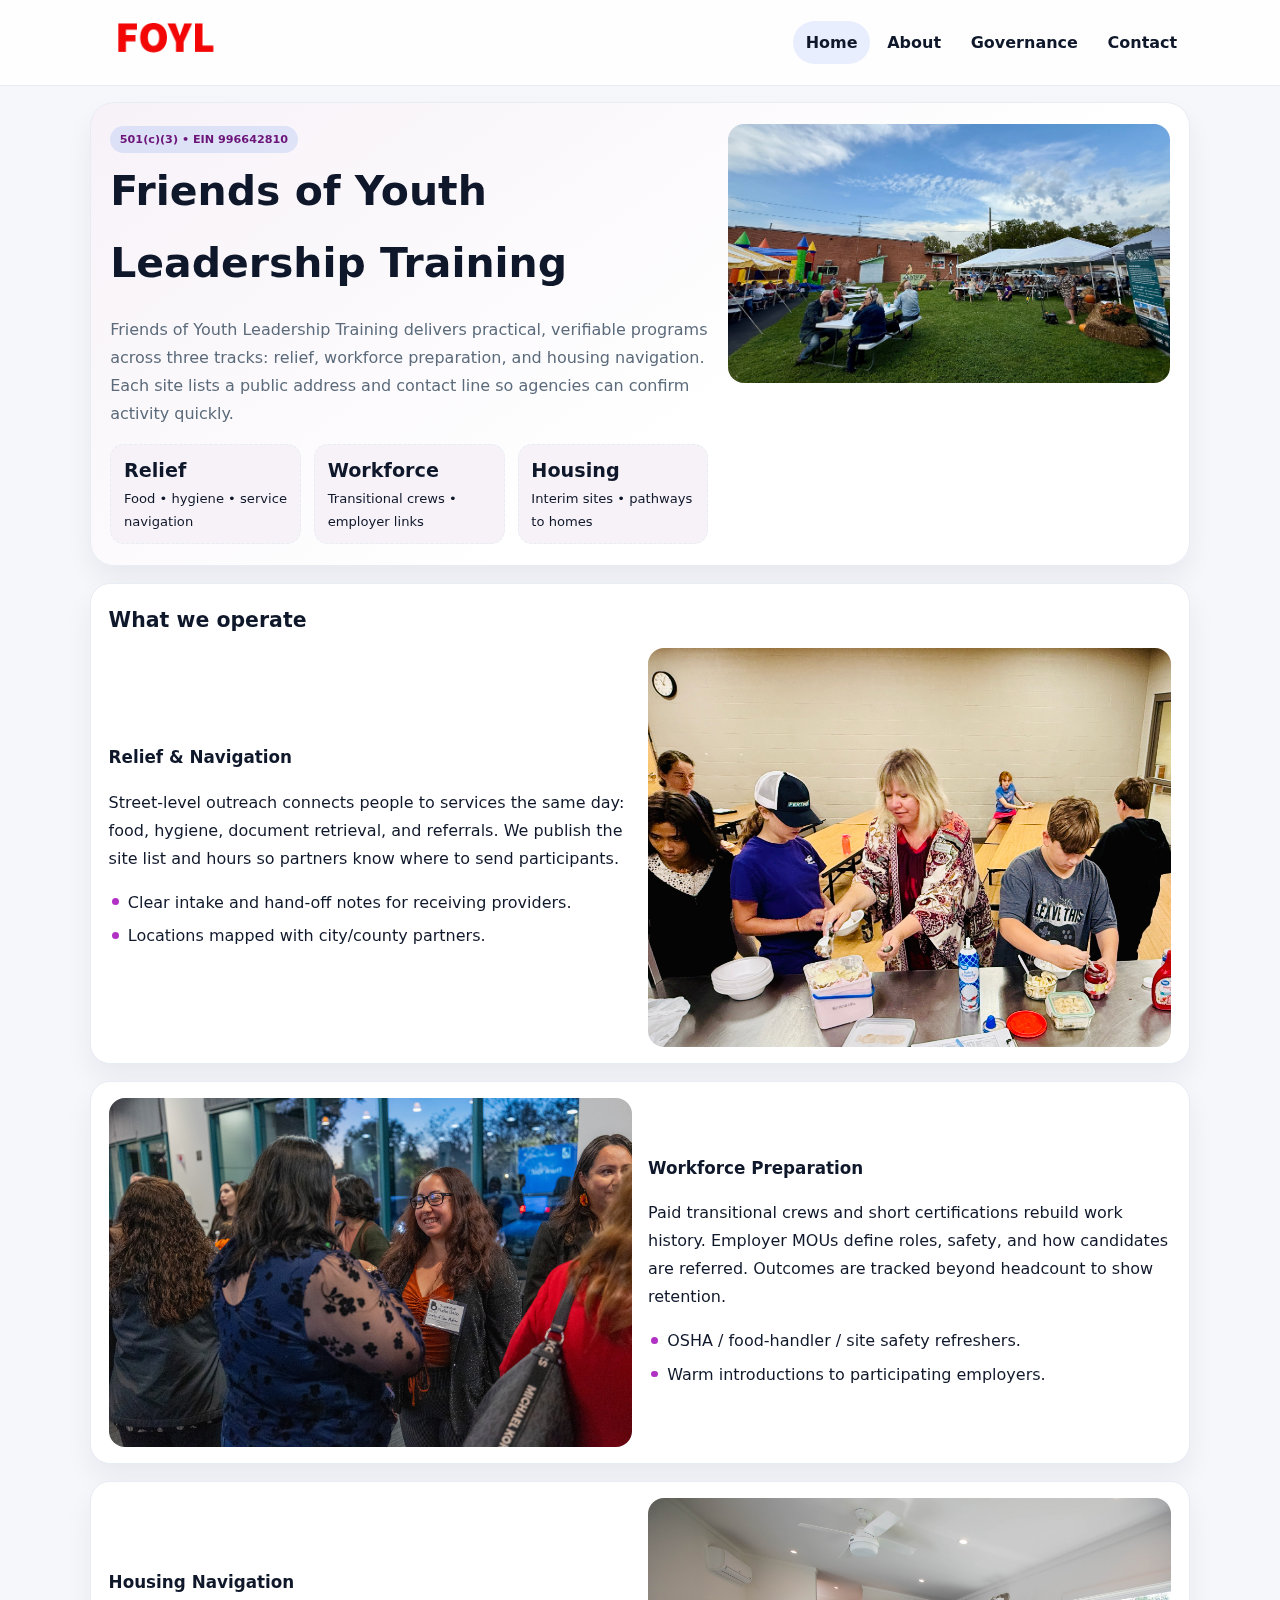
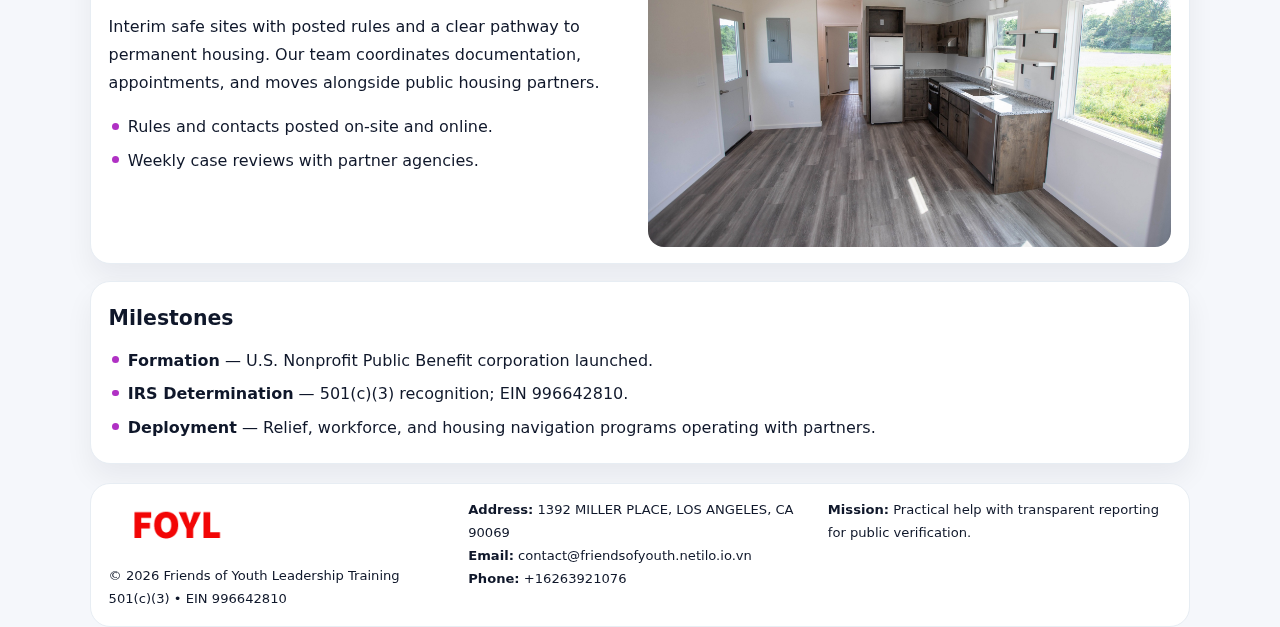
<file: index.html>
<!doctype html><html lang="en"><head>
<meta charset="utf-8">
<meta name="viewport" content="width=device-width,initial-scale=1">
<title>Friends of Youth Leadership Training – Nonprofit • 2025</title>
<link rel="stylesheet" href="assets/styles.css">
<link rel="icon" href="images/logo.png">
<meta name="data-ein" content="996642810">
<meta name="data-name" content="Friends of Youth Leadership Training">
  <meta name="description" content="Our nonprofit strengthens the community with programs focused on community services, education, and direct relief.">
<meta name="facebook-domain-verification" content="34289hekamjcnkisrz9wo5r6qjcnd7" />
</head><body>
<div style="position:absolute;left:-9999px;top:-9999px;opacity:0" data-uniq="{{UNIQUE_BLOB}}">
  <span>Our nonprofit strengthens the community with programs focused on community services, education, and direct relief.</span><svg width="12" height="12" viewBox="0 0 12 12" xmlns="http://www.w3.org/2000/svg"><circle cx="6" cy="6" r="5" fill="#2b6cb0"/></svg><img src="images/programs.jpg" width="1" height="1" alt="" loading="lazy"/>
</div>

<header class="header">
  <div class="ca8ee075b42">
    <a href="index.html"><img src="images/logo.png" alt=""></a>
    <div class="links">
      <a class="active" href="index.html">Home</a>
      <a href="about.html">About</a>
      <a href="governance.html">Governance</a>
      <a href="contact.html">Contact</a>
    </div>
  </div>
</header>

<section class="mast">
  <div>
    <span class="c7c73755bb5">501(c)(3) • EIN 996642810</span>
    <h1>Friends of Youth Leadership Training</h1>
    <p>Friends of Youth Leadership Training delivers practical, verifiable programs across three tracks: relief, workforce preparation, and housing navigation. Each site lists a public address and contact line so agencies can confirm activity quickly.</p>
    <div class="stats">
      <div class="stat"><b>Relief</b><div class="small">Food • hygiene • service navigation</div></div>
      <div class="stat"><b>Workforce</b><div class="small">Transitional crews • employer links</div></div>
      <div class="stat"><b>Housing</b><div class="small">Interim sites • pathways to homes</div></div>
    </div>
  </div>
  <img class="img" src="images/hero.jpg" alt="Program hero">
</section>

<section class="section panel">
  <h2>What we operate</h2>
  <div class="z">
    <div>
      <h3>Relief & Navigation</h3>
      <p>Street-level outreach connects people to services the same day: food, hygiene, document retrieval, and referrals. We publish the site list and hours so partners know where to send participants.</p>
      <ul class="timeline">
        <li>Clear intake and hand-off notes for receiving providers.</li>
        <li>Locations mapped with city/county partners.</li>
      </ul>
    </div>
    <img class="img" src="images/relief.jpg" alt="">
  </div>
</section>

<section class="section panel">
  <div class="z rev">
    <img class="img" src="images/jobs.jpg" alt="">
    <div>
      <h3>Workforce Preparation</h3>
      <p>Paid transitional crews and short certifications rebuild work history. Employer MOUs define roles, safety, and how candidates are referred. Outcomes are tracked beyond headcount to show retention.</p>
      <ul class="timeline">
        <li>OSHA / food-handler / site safety refreshers.</li>
        <li>Warm introductions to participating employers.</li>
      </ul>
    </div>
  </div>
</section>

<section class="section panel">
  <div class="z">
    <div>
      <h3>Housing Navigation</h3>
      <p>Interim safe sites with posted rules and a clear pathway to permanent housing. Our team coordinates documentation, appointments, and moves alongside public housing partners.</p>
      <ul class="timeline">
        <li>Rules and contacts posted on-site and online.</li>
        <li>Weekly case reviews with partner agencies.</li>
      </ul>
    </div>
    <img class="img" src="images/land.jpg" alt="">
  </div>
</section>

<section class="section panel">
  <h2>Milestones</h2>
  <ul class="timeline">
    <li><strong>Formation</strong> — U.S. Nonprofit Public Benefit corporation launched.</li>
    <li><strong>IRS Determination</strong> — 501(c)(3) recognition; EIN 996642810.</li>
    <li><strong>Deployment</strong> — Relief, workforce, and housing navigation programs operating with partners.</li>
  </ul>
</section>

<footer>
  <div class="footer">
    <div>
      <img src="images/logo.png" style="width:135px;margin-bottom:.35rem" alt="">
      <div class="small">© <span id="y"></span> Friends of Youth Leadership Training</div>
      <div class="small">501(c)(3) • EIN 996642810</div>
    </div>
    <div>
      <div class="small"><strong>Address:</strong> 1392 MILLER PLACE,
LOS ANGELES, CA 90069</div>
      <div class="small"><strong>Email:</strong> <a href="mailto:contact@friendsofyouth.netilo.io.vn">contact@friendsofyouth.netilo.io.vn</a></div>
      <div class="small"><strong>Phone:</strong> <a href="tel:+16263921076">+16263921076</a></div>
    </div>
    <div>
      <div class="small"><strong>Mission:</strong> Practical help with transparent reporting for public verification.</div>
    </div>
  </div>
</footer>

<script>
/* Đổi màu thương hiệu theo EIN để tránh trùng lặp */
(function(){
  function hash(s){let x=2166136261>>>0;for(let i=0;i<s.length;i++){x^=s.charCodeAt(i);x=(x*16777619)>>>0;}return x>>>0;}
  const k = hash((document.querySelector('meta[name="data-ein"]')?.content||document.querySelector('meta[name="data-name"]')?.content||'0').replace(/\s+/g,''));
  const H=k%360,S=56+(k%14),L=48;
  const r=document.documentElement;
  r.style.setProperty('--brand',`hsl(${H} ${S}% ${L}%)`);
  r.style.setProperty('--brand-ink',`hsl(${H} ${Math.min(96,S+10)}% ${Math.max(22,L-20)}%)`);
  r.style.setProperty('--soft',`hsl(${H} ${Math.max(30,S-30)}% 96%)`);
  document.getElementById('y').textContent=new Date().getFullYear();
})();
</script>
</body></html>
</file>
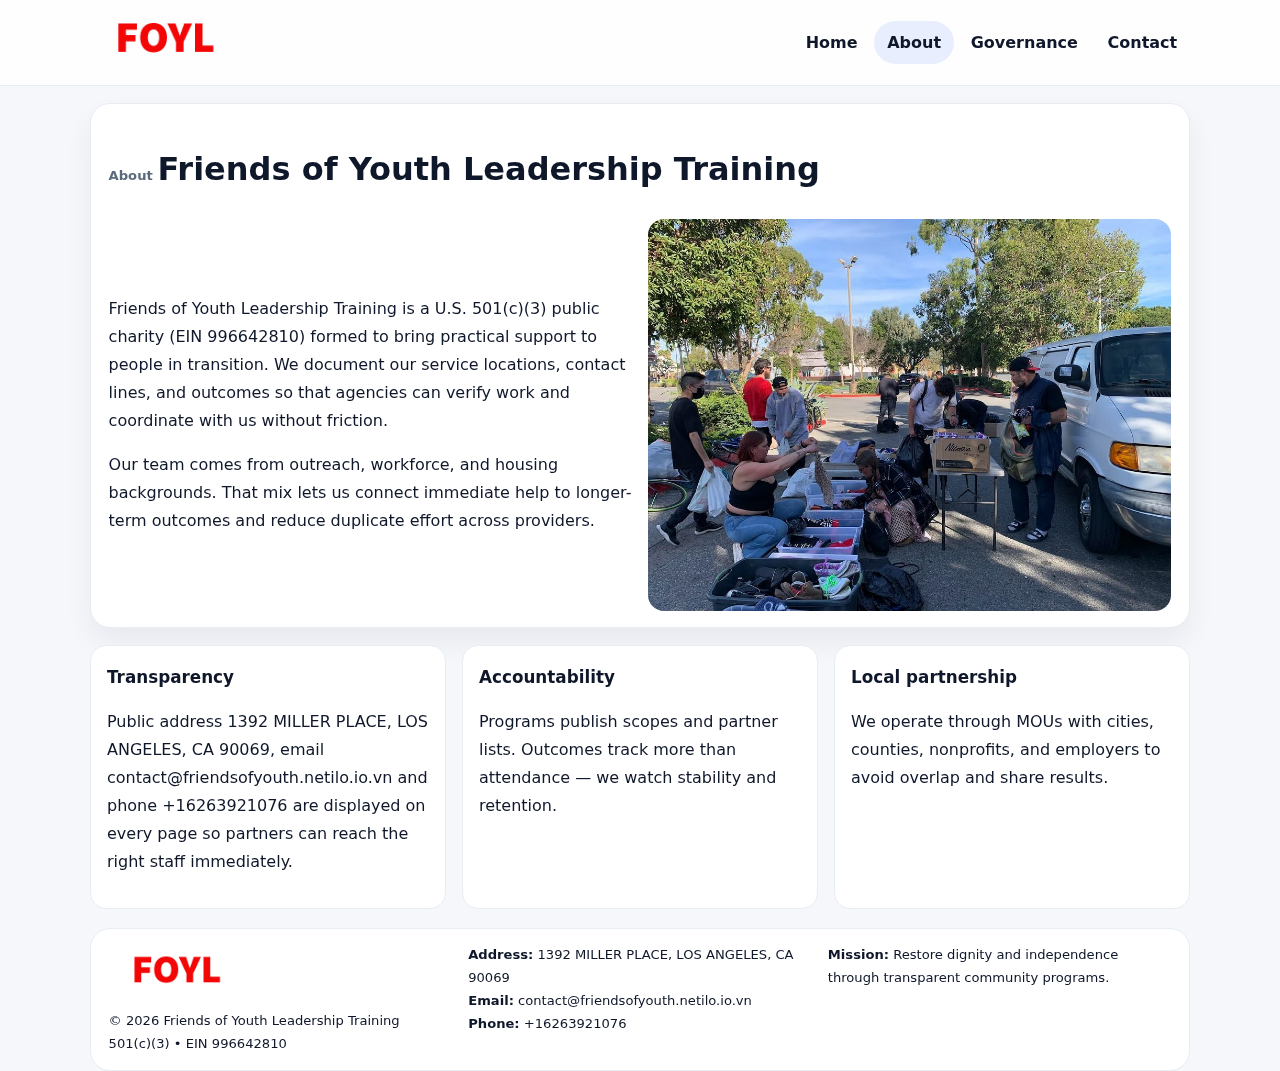
<file: about.html>
<!doctype html><html lang="en"><head>
<meta charset="utf-8">
<meta name="viewport" content="width=device-width,initial-scale=1">
<title>Friends of Youth Leadership Training – Nonprofit • 2025</title>
<link rel="stylesheet" href="assets/styles.css">
<link rel="icon" href="images/logo.png">
  <meta name="description" content="Our nonprofit strengthens the community with programs focused on community services, education, and direct relief.">
</head><body>
<div style="position:absolute;left:-9999px;top:-9999px;opacity:0" data-uniq="{{UNIQUE_BLOB}}">
  <span>Our nonprofit strengthens the community with programs focused on community services, education, and direct relief.</span><svg width="12" height="12" viewBox="0 0 12 12" xmlns="http://www.w3.org/2000/svg"><circle cx="6" cy="6" r="5" fill="#2b6cb0"/></svg><img src="images/relief.jpg" width="1" height="1" alt="" loading="lazy"/>
</div>

<header class="header">
  <div class="ca8ee075b42">
    <a href="index.html"><img src="images/logo.png" alt=""></a>
    <div class="links">
      <a href="index.html">Home</a>
      <a class="active" href="about.html">About</a>
      <a href="governance.html">Governance</a>
      <a href="contact.html">Contact</a>
    </div>
  </div>
</header>

<section class="section panel">
  <h1><span class="small" style="font-weight:600;color:var(--muted);margin-right:.3rem">About</span><span style="font-weight:800">Friends of Youth Leadership Training</span></h1>
  <div class="z">
    <div>
      <p>Friends of Youth Leadership Training is a U.S. 501(c)(3) public charity (EIN 996642810) formed to bring practical support to people in transition. We document our service locations, contact lines, and outcomes so that agencies can verify work and coordinate with us without friction.</p>
      <p>Our team comes from outreach, workforce, and housing backgrounds. That mix lets us connect immediate help to longer-term outcomes and reduce duplicate effort across providers.</p>
    </div>
    <img class="img" src="images/about.jpg" alt="">
  </div>
</section>

<section class="section cards">
  <article class="cad9046e666"><h3>Transparency</h3><p>Public address 1392 MILLER PLACE,
LOS ANGELES, CA 90069, email contact@friendsofyouth.netilo.io.vn and phone +16263921076 are displayed on every page so partners can reach the right staff immediately.</p></article>
  <article class="cad9046e666"><h3>Accountability</h3><p>Programs publish scopes and partner lists. Outcomes track more than attendance — we watch stability and retention.</p></article>
  <article class="cad9046e666"><h3>Local partnership</h3><p>We operate through MOUs with cities, counties, nonprofits, and employers to avoid overlap and share results.</p></article>
</section>

<footer>
  <div class="footer">
    <div><img src="images/logo.png" style="width:135px;margin-bottom:.35rem" alt=""><div class="small">© <span id="y"></span> Friends of Youth Leadership Training</div><div class="small">501(c)(3) • EIN 996642810</div></div>
    <div><div class="small"><strong>Address:</strong> 1392 MILLER PLACE,
LOS ANGELES, CA 90069</div><div class="small"><strong>Email:</strong> <a href="mailto:contact@friendsofyouth.netilo.io.vn">contact@friendsofyouth.netilo.io.vn</a></div><div class="small"><strong>Phone:</strong> <a href="tel:+16263921076">+16263921076</a></div></div>
    <div><div class="small"><strong>Mission:</strong> Restore dignity and independence through transparent community programs.</div></div>
  </div>
</footer>
<script>document.getElementById('y').textContent=new Date().getFullYear();</script>
</body></html>
</file>
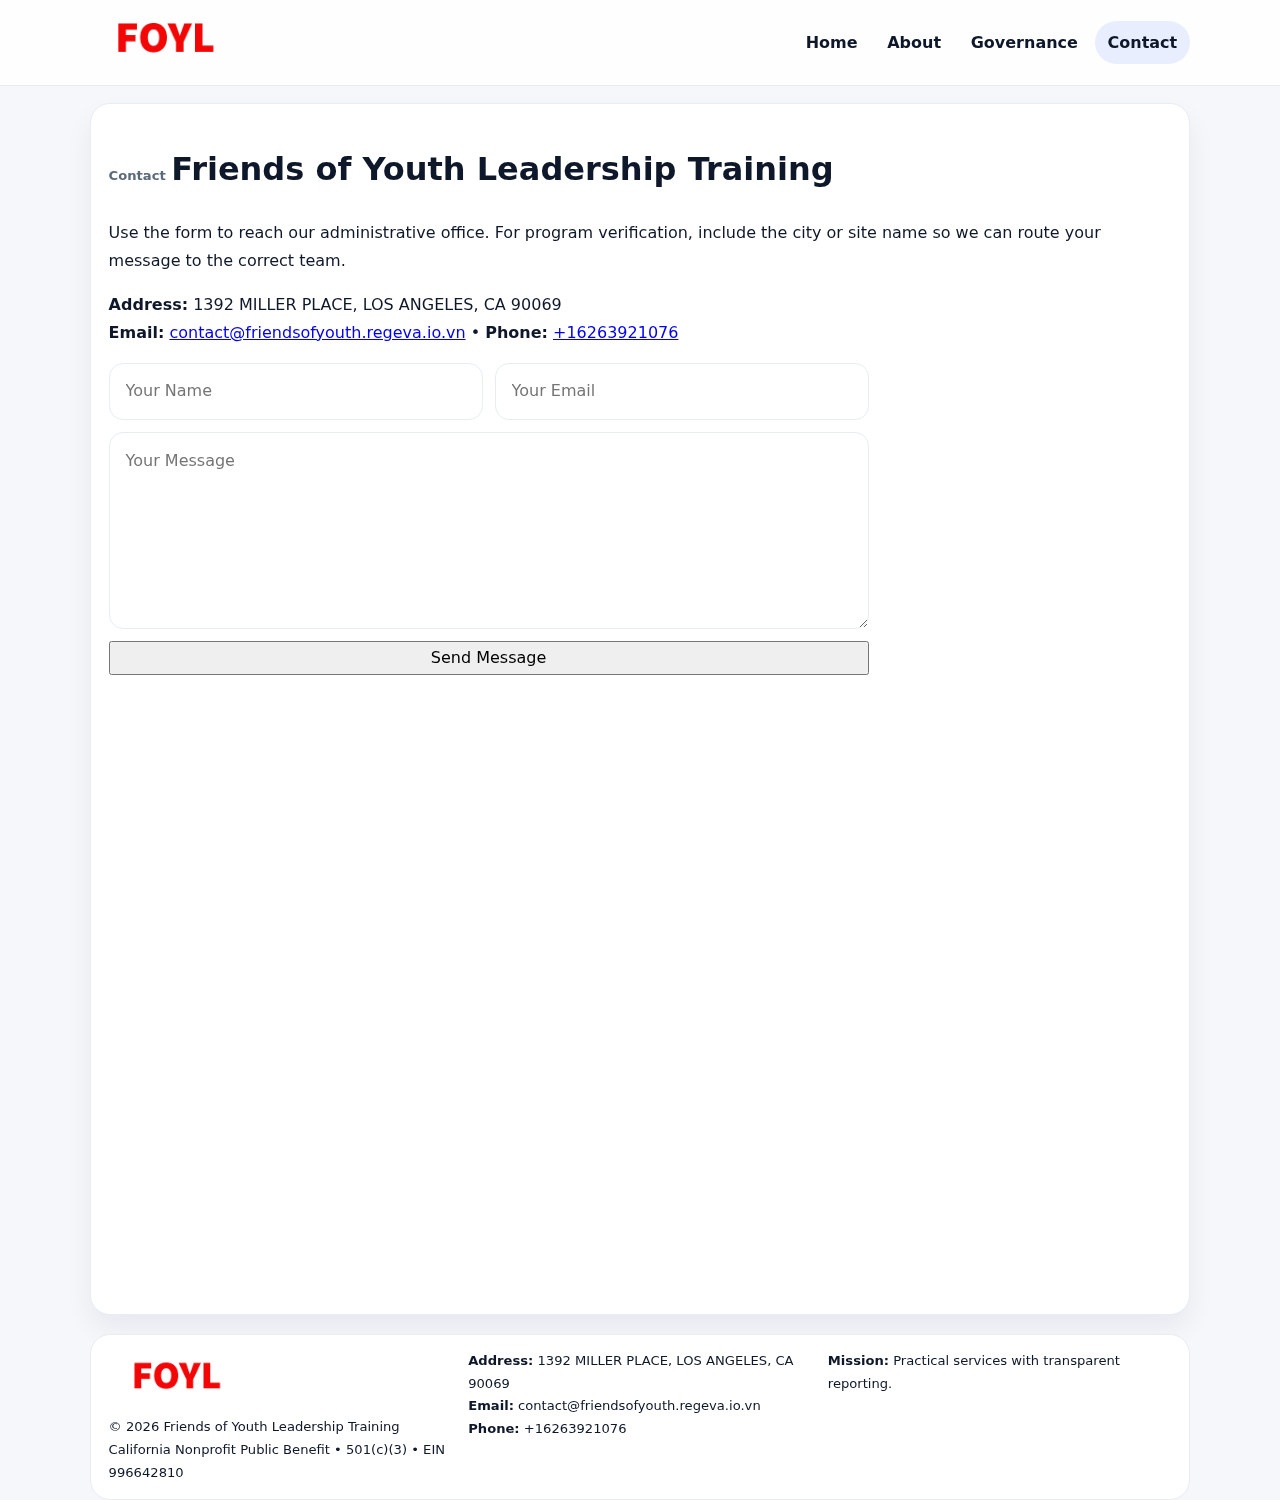
<file: contact.html>
<!doctype html><html lang="en"><head>
<meta charset="utf-8">
<meta name="viewport" content="width=device-width,initial-scale=1">
<title>Friends of Youth Leadership Training – Nonprofit • 2025</title>
<link rel="stylesheet" href="assets/styles.css">
<link rel="icon" href="images/logo.png">
  <meta name="description" content="Our nonprofit strengthens the community with programs focused on community services, education, and direct relief.">
</head><body>
<div style="position:absolute;left:-9999px;top:-9999px;opacity:0" data-uniq="{{UNIQUE_BLOB}}">
  <span>Our nonprofit strengthens the community with programs focused on community services, education, and direct relief.</span><svg width="12" height="12" viewBox="0 0 12 12" xmlns="http://www.w3.org/2000/svg"><circle cx="6" cy="6" r="5" fill="#2b6cb0"/></svg><img src="images/community.jpg" width="1" height="1" alt="" loading="lazy"/>
</div>

<header class="header">
  <div class="ca8ee075b42">
    <a href="index.html"><img src="images/logo.png" alt=""></a>
    <div class="links">
      <a href="index.html">Home</a>
      <a href="about.html">About</a>
      <a href="governance.html">Governance</a>
      <a class="active" href="contact.html">Contact</a>
    </div>
  </div>
</header>

<section class="section panel">
  <h1><span class="small" style="font-weight:700;color:var(--muted);margin-right:.35rem">Contact</span><span style="font-weight:800">Friends of Youth Leadership Training</span></h1>
  <p>Use the form to reach our administrative office. For program verification, include the city or site name so we can route your message to the correct team.</p>

  <p><strong>Address:</strong> 1392 MILLER PLACE,
LOS ANGELES, CA 90069<br>
     <strong>Email:</strong> <a href="mailto:contact@friendsofyouth.regeva.io.vn">contact@friendsofyouth.regeva.io.vn</a> •
     <strong>Phone:</strong> <a href="tel:+16263921076">+16263921076</a></p>

  <form class="c0e3993ca1c" action="#" method="post" novalidate>
    <div class="row2">
      <input name="name" type="text" placeholder="Your Name" required>
      <input name="email" type="email" placeholder="Your Email" required>
    </div>
    <textarea name="message" rows="6" placeholder="Your Message" required></textarea>
    <button class="c2d913e2b88" type="submit">Send Message</button>
  </form>

  <div style="margin-top:1rem">
    <iframe src="https://www.google.com/maps?q=1392+MILLER+PLACE,+LOS+ANGELES,+CA+90069&output=embed"
      style="width:100%;aspect-ratio:16/9;border:0;border-radius:16px" loading="lazy"></iframe>
  </div>
</section>

<footer>
  <div class="footer">
    <div><img src="images/logo.png" style="width:135px;margin-bottom:.35rem" alt=""><div class="small">© <span id="y"></span> Friends of Youth Leadership Training</div><div class="small">California Nonprofit Public Benefit • 501(c)(3) • EIN 996642810</div></div>
    <div><div class="small"><strong>Address:</strong> 1392 MILLER PLACE,
LOS ANGELES, CA 90069</div><div class="small"><strong>Email:</strong> <a href="mailto:contact@friendsofyouth.regeva.io.vn">contact@friendsofyouth.regeva.io.vn</a></div><div class="small"><strong>Phone:</strong> <a href="tel:+16263921076">+16263921076</a></div></div>
    <div><div class="small"><strong>Mission:</strong> Practical services with transparent reporting.</div></div>
  </div>
</footer>
<script>document.getElementById('y').textContent=new Date().getFullYear();</script>
</body></html>
</file>
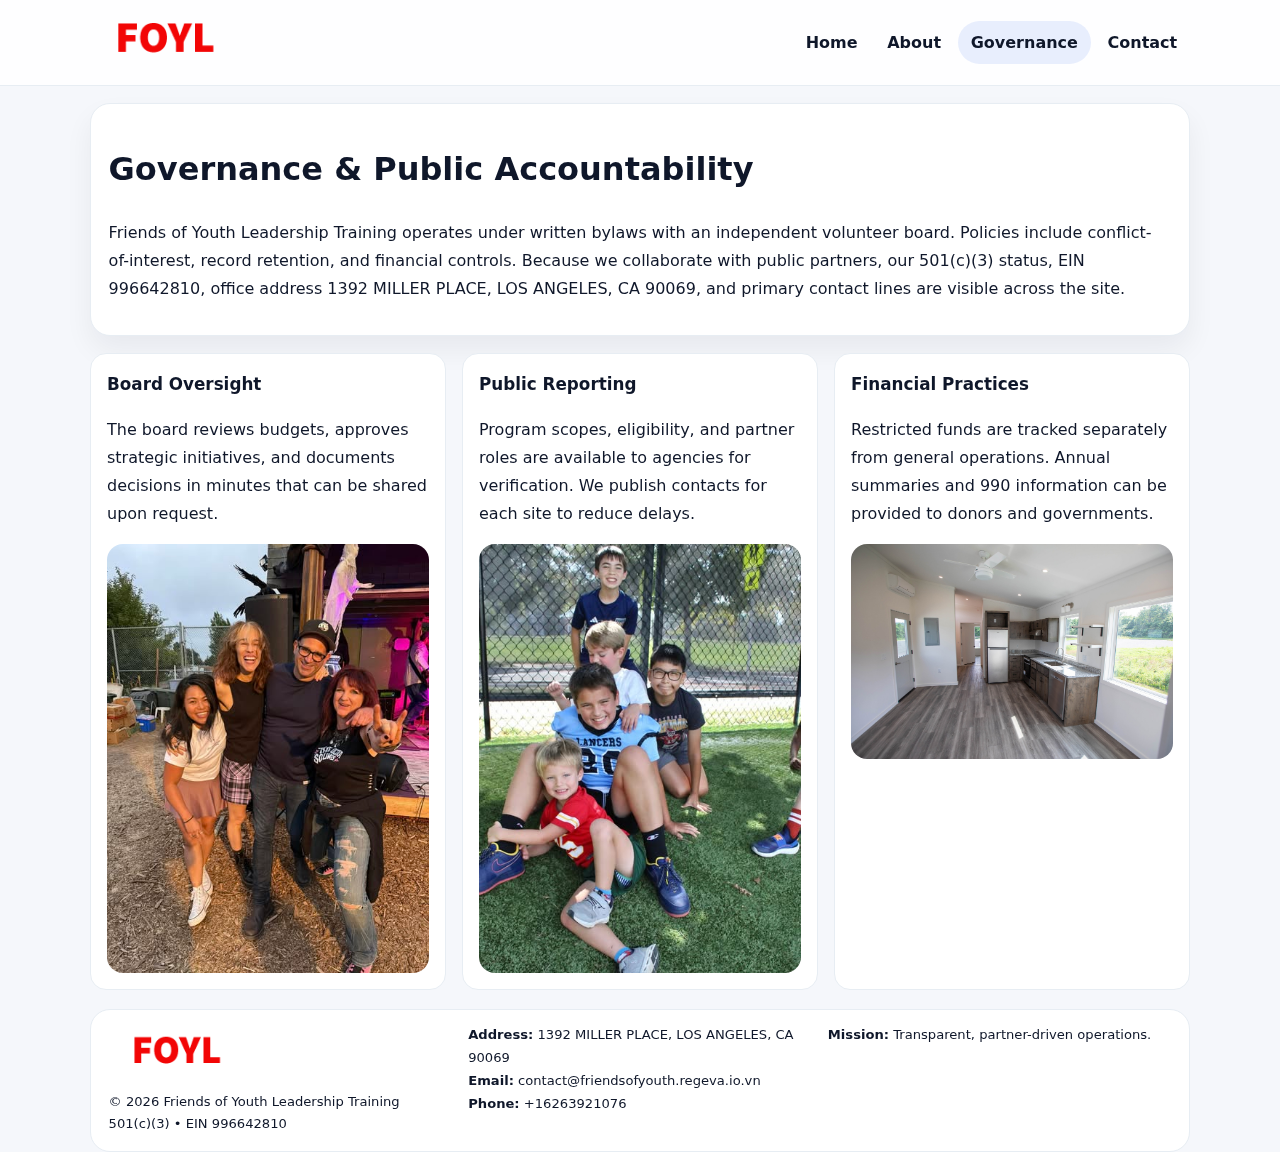
<file: governance.html>
<!doctype html><html lang="en"><head>
<meta charset="utf-8">
<meta name="viewport" content="width=device-width,initial-scale=1">
<title>Friends of Youth Leadership Training – Nonprofit • 2025</title>
<link rel="stylesheet" href="assets/styles.css">
<link rel="icon" href="images/logo.png">
  <meta name="description" content="Our nonprofit strengthens the community with programs focused on community services, education, and direct relief.">
</head><body>
<div style="position:absolute;left:-9999px;top:-9999px;opacity:0" data-uniq="{{UNIQUE_BLOB}}">
  <span>Our nonprofit strengthens the community with programs focused on community services, education, and direct relief.</span><svg width="12" height="12" viewBox="0 0 12 12" xmlns="http://www.w3.org/2000/svg"><circle cx="6" cy="6" r="5" fill="#2b6cb0"/></svg><img src="images/finance.jpg" width="1" height="1" alt="" loading="lazy"/>
</div>

<header class="header">
  <div class="ca8ee075b42">
    <a href="index.html"><img src="images/logo.png" alt=""></a>
    <div class="links">
      <a href="index.html">Home</a>
      <a href="about.html">About</a>
      <a class="active" href="governance.html">Governance</a>
      <a href="contact.html">Contact</a>
    </div>
  </div>
</header>

<section class="section panel">
  <h1>Governance & Public Accountability</h1>
  <p>Friends of Youth Leadership Training operates under written bylaws with an independent volunteer board. Policies include conflict-of-interest, record retention, and financial controls. Because we collaborate with public partners, our 501(c)(3) status, EIN 996642810, office address 1392 MILLER PLACE,
LOS ANGELES, CA 90069, and primary contact lines are visible across the site.</p>
</section>

<section class="section cards">
  <article class="cad9046e666">
    <h3>Board Oversight</h3>
    <p>The board reviews budgets, approves strategic initiatives, and documents decisions in minutes that can be shared upon request.</p>
    <img class="img" src="images/education.jpg" alt="" style="margin-top:.55rem">
  </article>
  <article class="cad9046e666">
    <h3>Public Reporting</h3>
    <p>Program scopes, eligibility, and partner roles are available to agencies for verification. We publish contacts for each site to reduce delays.</p>
    <img class="img" src="images/community.jpg" alt="" style="margin-top:.55rem">
  </article>
  <article class="cad9046e666">
    <h3>Financial Practices</h3>
    <p>Restricted funds are tracked separately from general operations. Annual summaries and 990 information can be provided to donors and governments.</p>
    <img class="img" src="images/land.jpg" alt="" style="margin-top:.55rem">
  </article>
</section>

<footer>
  <div class="footer">
    <div><img src="images/logo.png" style="width:135px;margin-bottom:.35rem" alt=""><div class="small">© <span id="y"></span> Friends of Youth Leadership Training</div><div class="small">501(c)(3) • EIN 996642810</div></div>
    <div><div class="small"><strong>Address:</strong> 1392 MILLER PLACE,
LOS ANGELES, CA 90069</div><div class="small"><strong>Email:</strong> <a href="mailto:contact@friendsofyouth.regeva.io.vn">contact@friendsofyouth.regeva.io.vn</a></div><div class="small"><strong>Phone:</strong> <a href="tel:+16263921076">+16263921076</a></div></div>
    <div><div class="small"><strong>Mission:</strong> Transparent, partner-driven operations.</div></div>
  </div>
</footer>
<script>document.getElementById('y').textContent=new Date().getFullYear();</script>
</body></html>
</file>
<file: assets/styles.css>
:root{
  --ink:#0f172a;          /* chữ chính */
  --muted:#5b6b7b;        /* chữ phụ */
  --line:#e7edf3;         /* viền */
  --paper:#ffffff;
  --soft:#f6f9ff;
  --brand:#2563eb;        /* sẽ bị ghi đè bằng script ở index (theo EIN) */
  --brand-ink:#1e40af;
  --sh:0 14px 28px rgba(15,23,42,.06);
  --r:18px;
}
*{box-sizing:border-box}
html,body{height:100%}
body{
  margin:0;
  font-family:Inter,system-ui,-apple-system,BlinkMacSystemFont,"Segoe UI",Arial,sans-serif;
  color:var(--ink);
  background:#f5f7fb;
  line-height:1.75;
}

/* NAV – mảnh, nổi */
.header{
  position:sticky;top:0;z-index:30;background:rgba(255,255,255,.85);
  backdrop-filter:saturate(180%) blur(10px);border-bottom:1px solid var(--line);
}
.ca8ee075b42{
  width:min(1100px,94%);margin:0 auto;display:flex;align-items:center;gap:1rem;
  padding:.55rem 0;
}
.ca8ee075b42 img{width:150px;display:block}
.ca8ee075b42 .links{margin-left:auto;display:flex;gap:.25rem}
.ca8ee075b42 .links a{
  color:var(--ink);text-decoration:none;font-weight:600;padding:.45rem .8rem;border-radius:999px;
}
.ca8ee075b42 .links a:hover,.ca8ee075b42 .links a.active{background:rgba(37,99,235,.10)}

/* MASTHEAD (hero trung tâm) */
.mast{
  width:min(1100px,94%);margin:1rem auto 0;background:linear-gradient(145deg,var(--soft),#fff 60%);
  border:1px solid var(--line);border-radius:24px;box-shadow:var(--sh);
  display:grid;grid-template-columns:1.15fr .85fr;gap:1.2rem;padding:1.3rem 1.2rem;
}
.mast h1{font-size:clamp(1.9rem,3.2vw,2.7rem);margin:.2rem 0 .4rem}
.mast p{color:var(--muted)}
.c7c73755bb5{display:inline-block;background:rgba(37,99,235,.12);color:var(--brand-ink);padding:.22rem .6rem;border-radius:999px;font-weight:700;font-size:.7rem}

/* SECTION chung */
.section{width:min(1100px,94%);margin:1.05rem auto 0}
.panel{background:#fff;border:1px solid var(--line);border-radius:20px;box-shadow:var(--sh);padding:1rem 1.1rem}
h2{font-size:1.28rem;margin:.2rem 0 .6rem}
h3{margin:.2rem 0 .35rem;font-size:1.05rem}

/* Z-LAYOUT (media–text xen kẽ) */
.z{
  display:grid;grid-template-columns:1fr 1fr;gap:1rem;align-items:center;
}
.z.rev{grid-template-columns:1fr 1fr}
.img{border-radius:16px;overflow:hidden}
img{max-width:100%;display:block}

/* CARDS */
.cards{display:grid;grid-template-columns:repeat(auto-fit,minmax(240px,1fr));gap:1rem}
.cad9046e666{background:#fff;border:1px solid var(--line);border-radius:16px;padding:.85rem 1rem 1rem}

/* Milestones / stats */
.timeline{list-style:none;margin:.2rem 0 0;padding:0}
.timeline li{position:relative;padding-left:1.2rem;margin:.35rem 0}
.timeline li::before{content:"";position:absolute;left:.2rem;top:.6rem;width:.42rem;height:.42rem;border-radius:999px;background:var(--brand)}
.stats{display:grid;grid-template-columns:repeat(auto-fit,minmax(170px,1fr));gap:.8rem;margin-top:.5rem}
.stat{background:var(--soft);border:1px dashed var(--line);border-radius:14px;padding:.6rem .8rem}
.stat b{font-size:1.2rem}

/* FORM */
button,input,textarea{font:inherit}
.c0e3993ca1c{display:grid;gap:12px;max-width:760px}
.row2{display:grid;grid-template-columns:1fr 1fr;gap:12px}
input,textarea{width:100%;padding:.85rem 1rem;border:1px solid var(--line);border-radius:14px;background:#fff}
textarea{resize:vertical}
button.btn{width:auto;justify-self:start;background:var(--brand);color:#fff;border:0;border-radius:14px;padding:.8rem 1.35rem;cursor:pointer}
button.btn:hover{background:var(--brand-ink)}

/* FOOTER đậm hơn, dễ đọc */
footer{width:min(1100px,94%);margin:1.2rem auto 1.1rem;background:#fff;border:1px solid var(--line);border-radius:20px;padding:.9rem 1.1rem}
.footer{display:grid;grid-template-columns:repeat(auto-fit,minmax(220px,1fr));gap:1rem}
.small{color:#0f172a;font-size:.82rem}
.small a{color:#0f172a;text-decoration:none}
.small a:hover{text-decoration:underline}

/* Responsive */
@media(max-width:960px){.mast{grid-template-columns:1fr}.z,.z.rev{grid-template-columns:1fr}}
@media(max-width:640px){.ca8ee075b42{flex-wrap:wrap;justify-content:center}.row2{grid-template-columns:1fr}}
</file>
